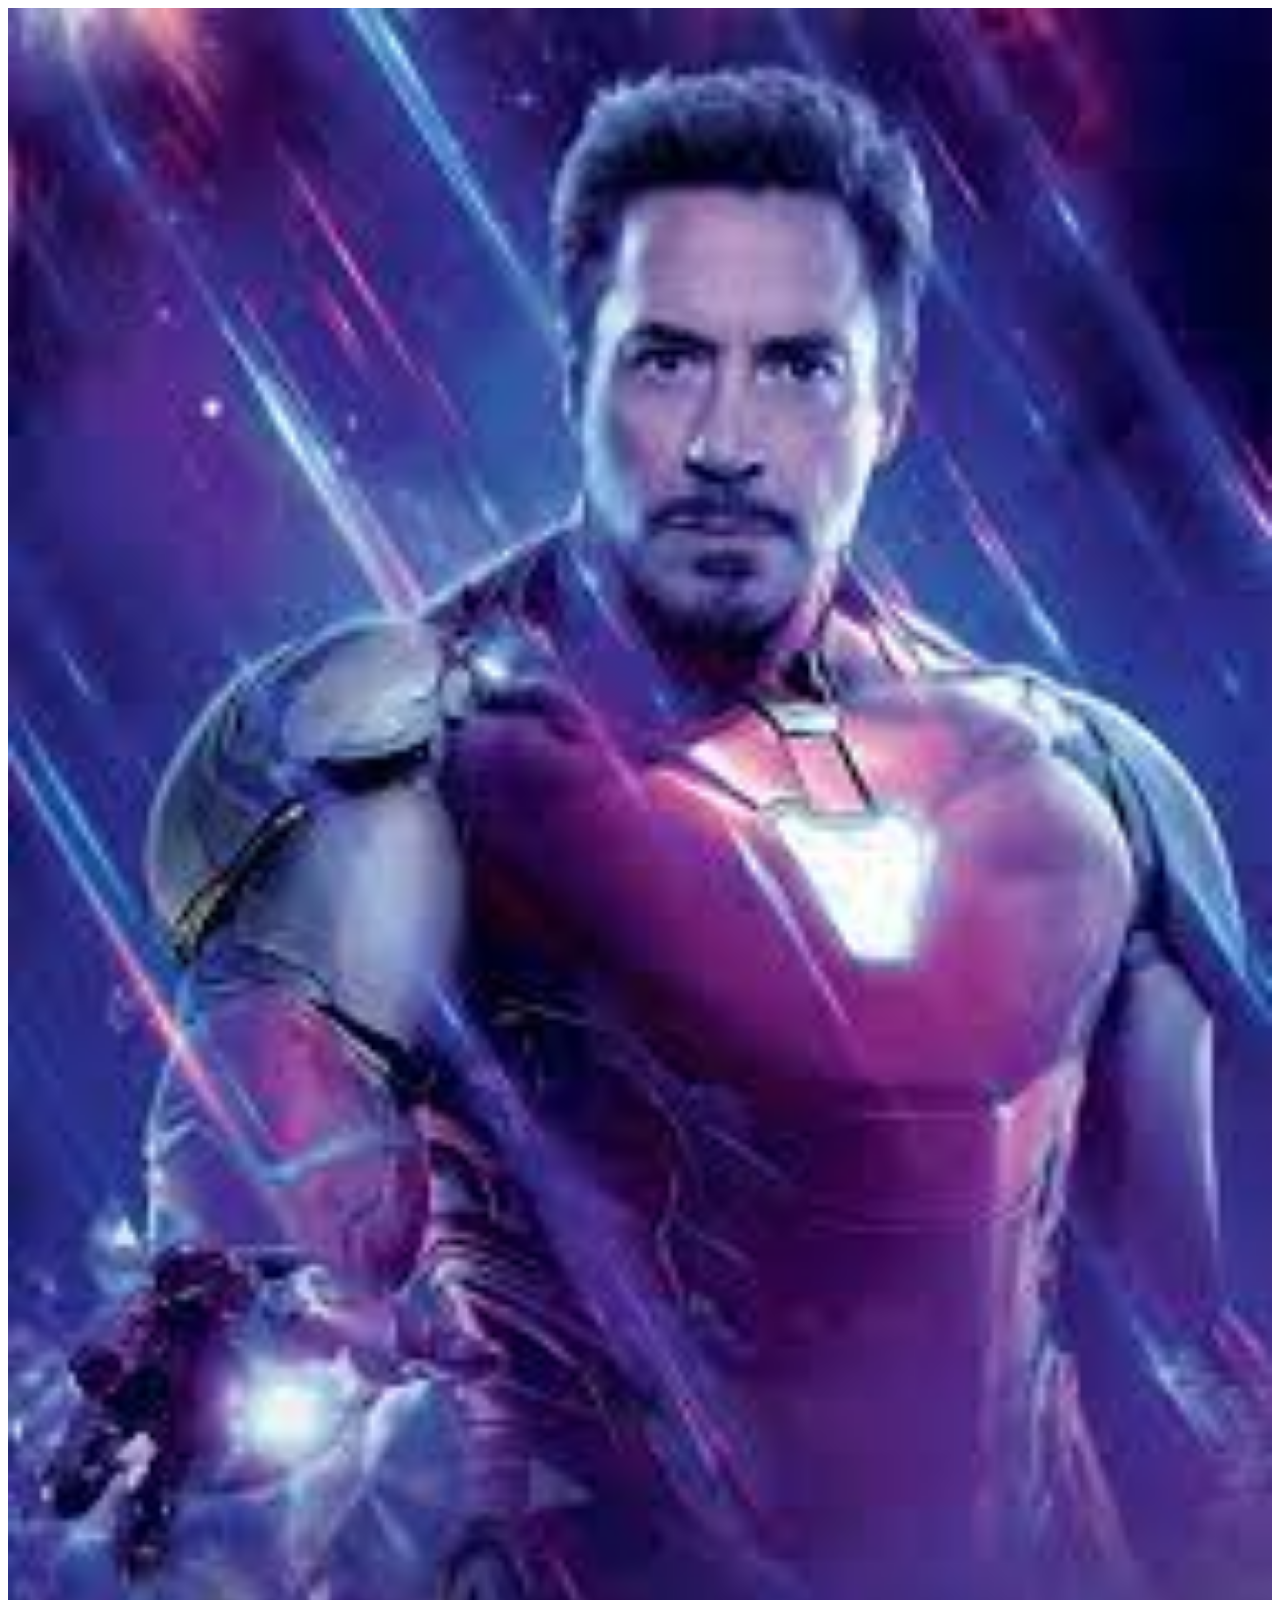
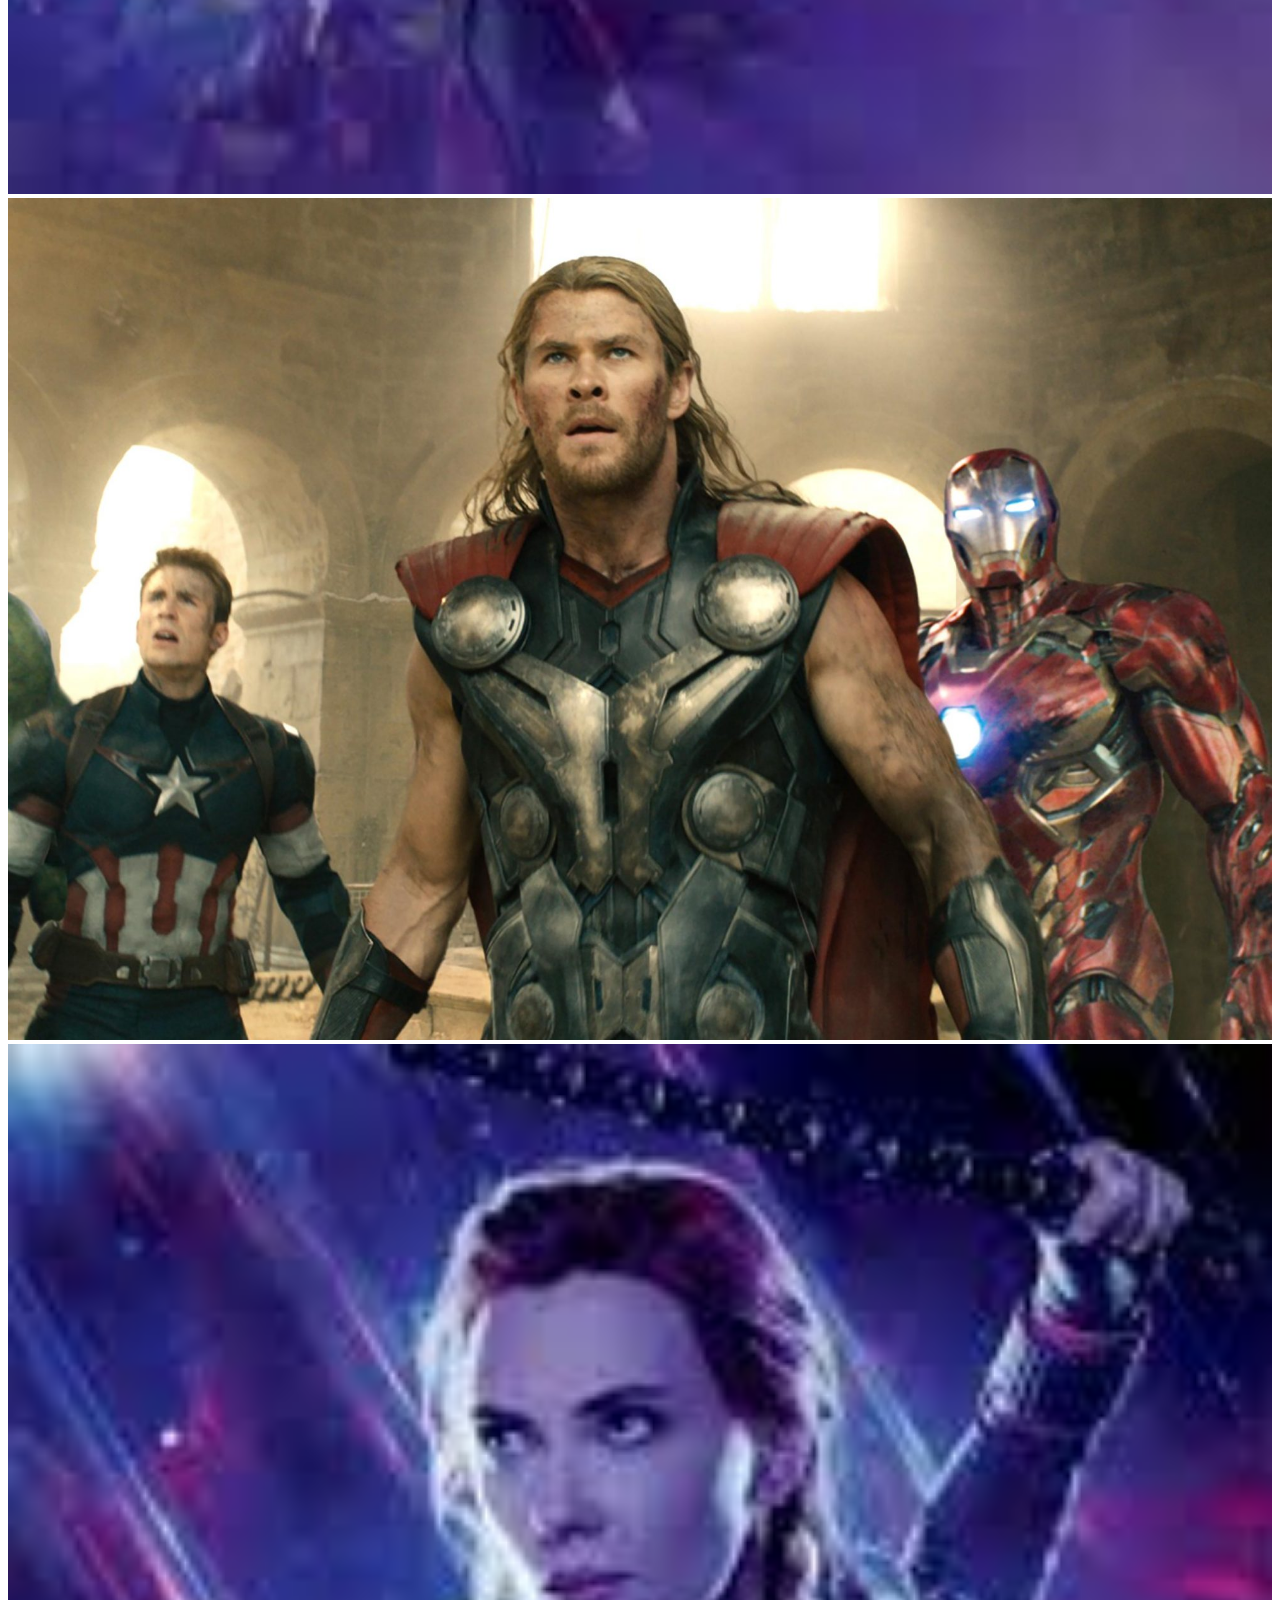
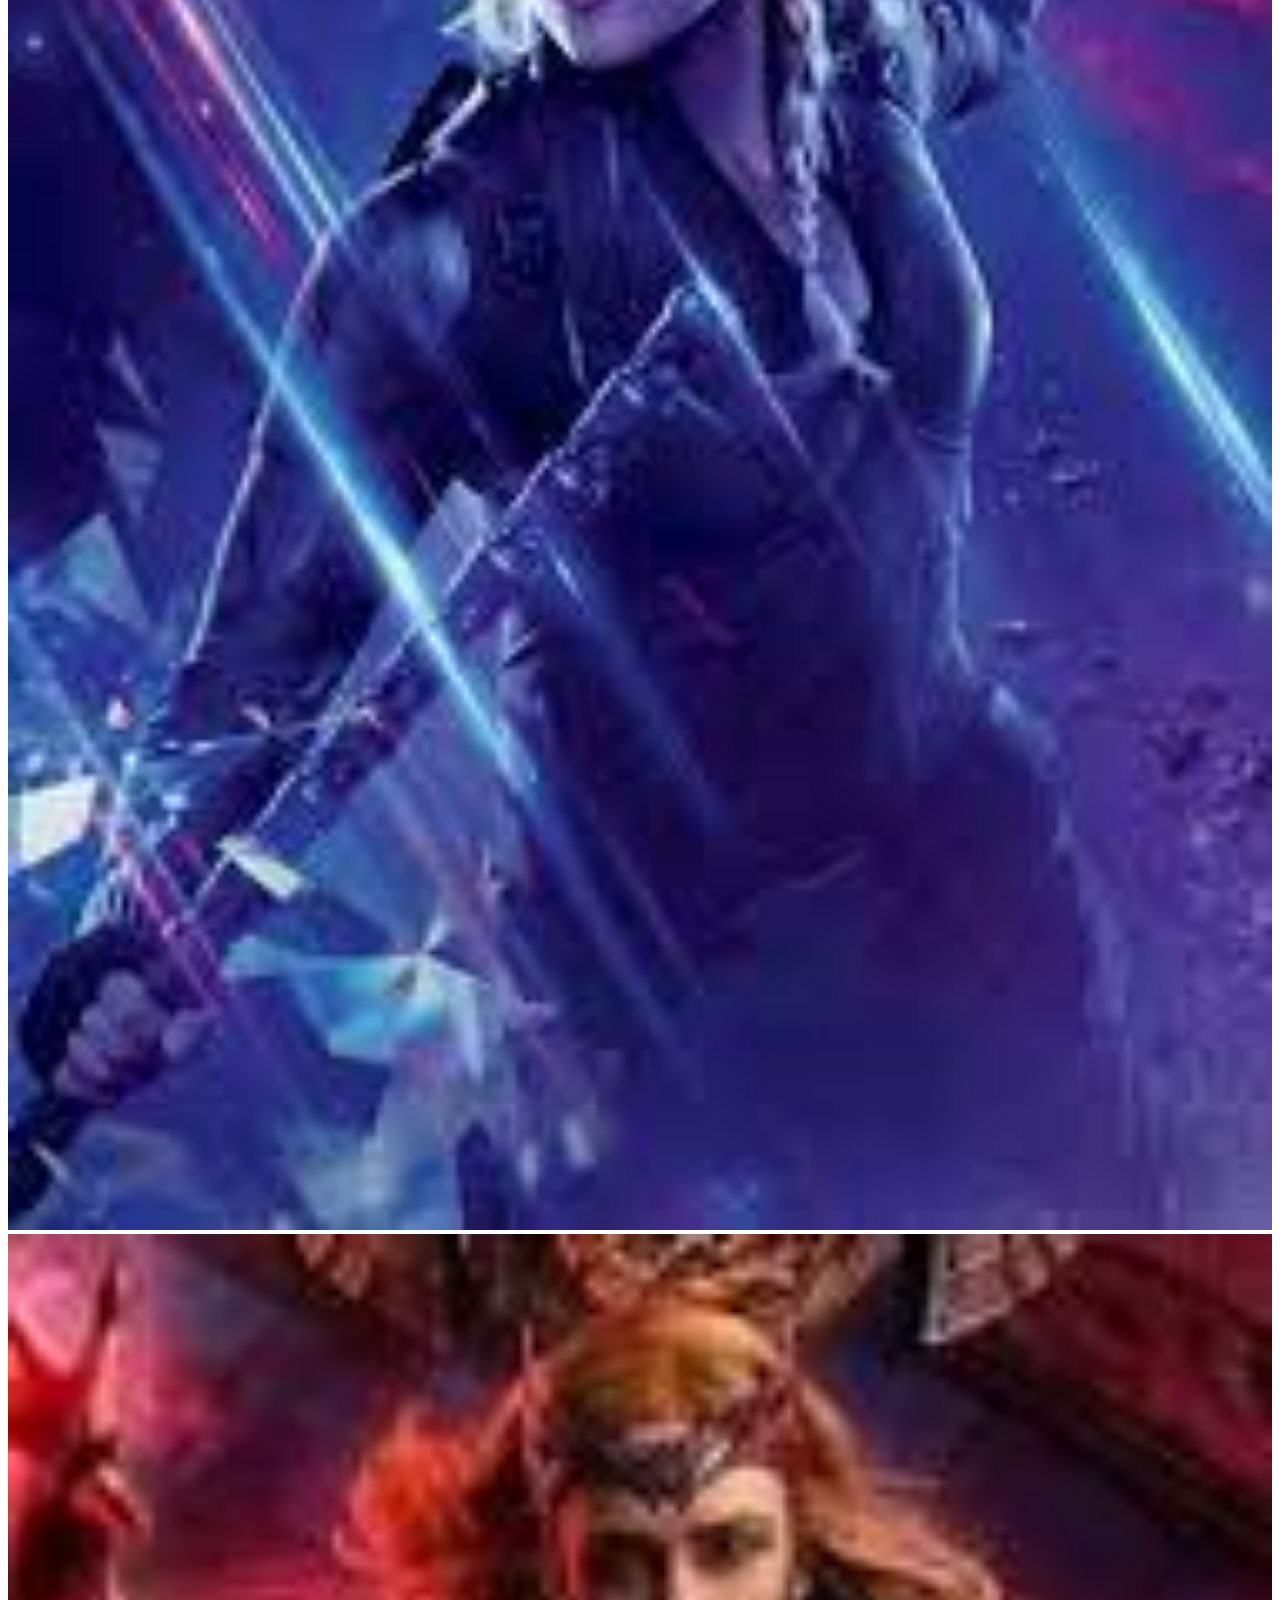
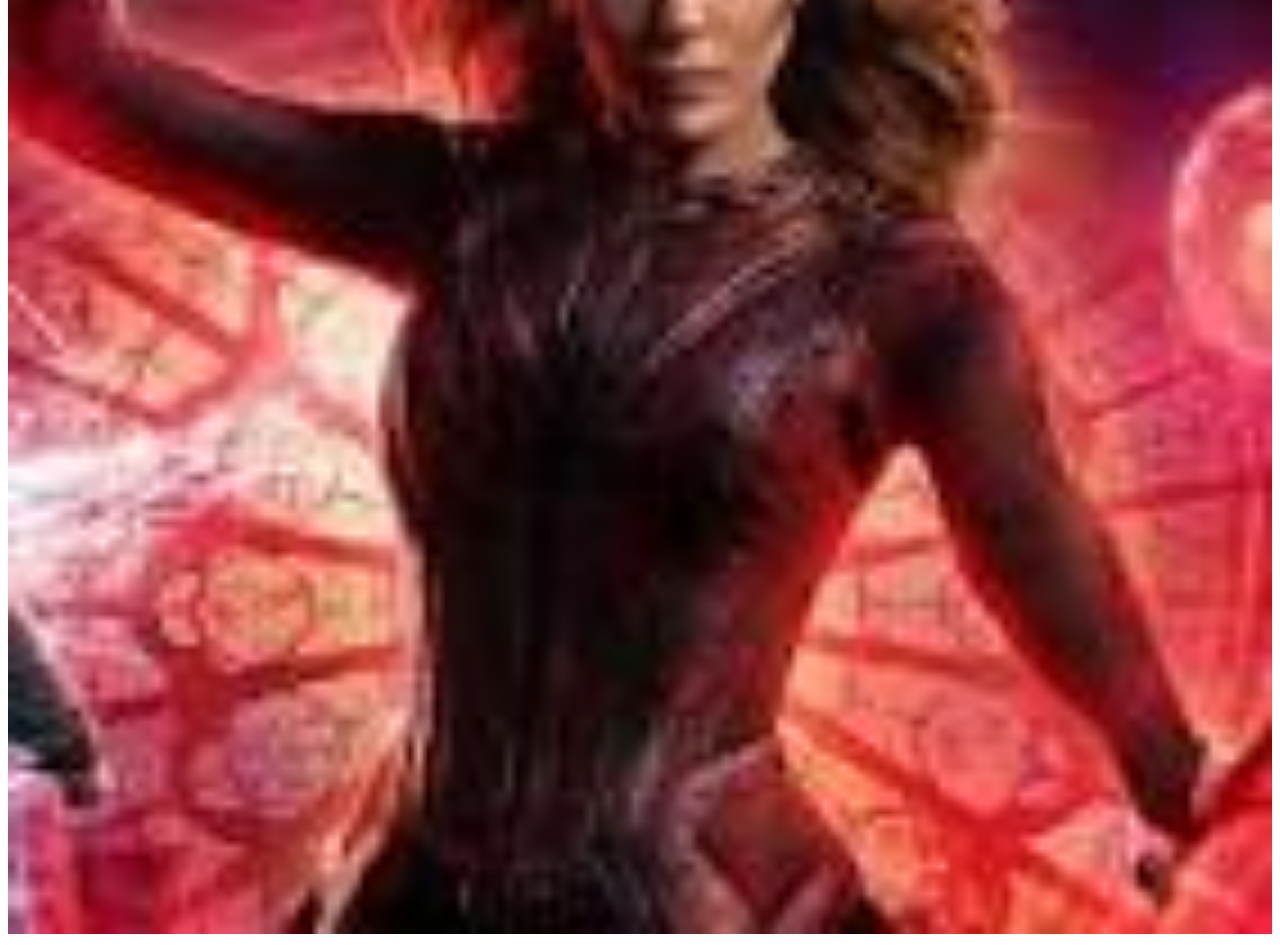
<file: index.html>
<!DOCTYPE html>
<html>
    <head>
        <link rel="stylesheet" href="style.css">
    </head>
    <body>
        <div class="gallery">
            <a href="avenger-1.html"><img src="images/av1.jpg" /></a>
            <a href="avenger-2.html"><img src="images/av2.jpg"/></a>
            <a href="avenger-3.html"><img src="images/av3.jpg"/></a>
            <a href="avenger-5.html"><img src="images/av5.jpg"/></a>
        </div>
    </body>
</html>
</file>
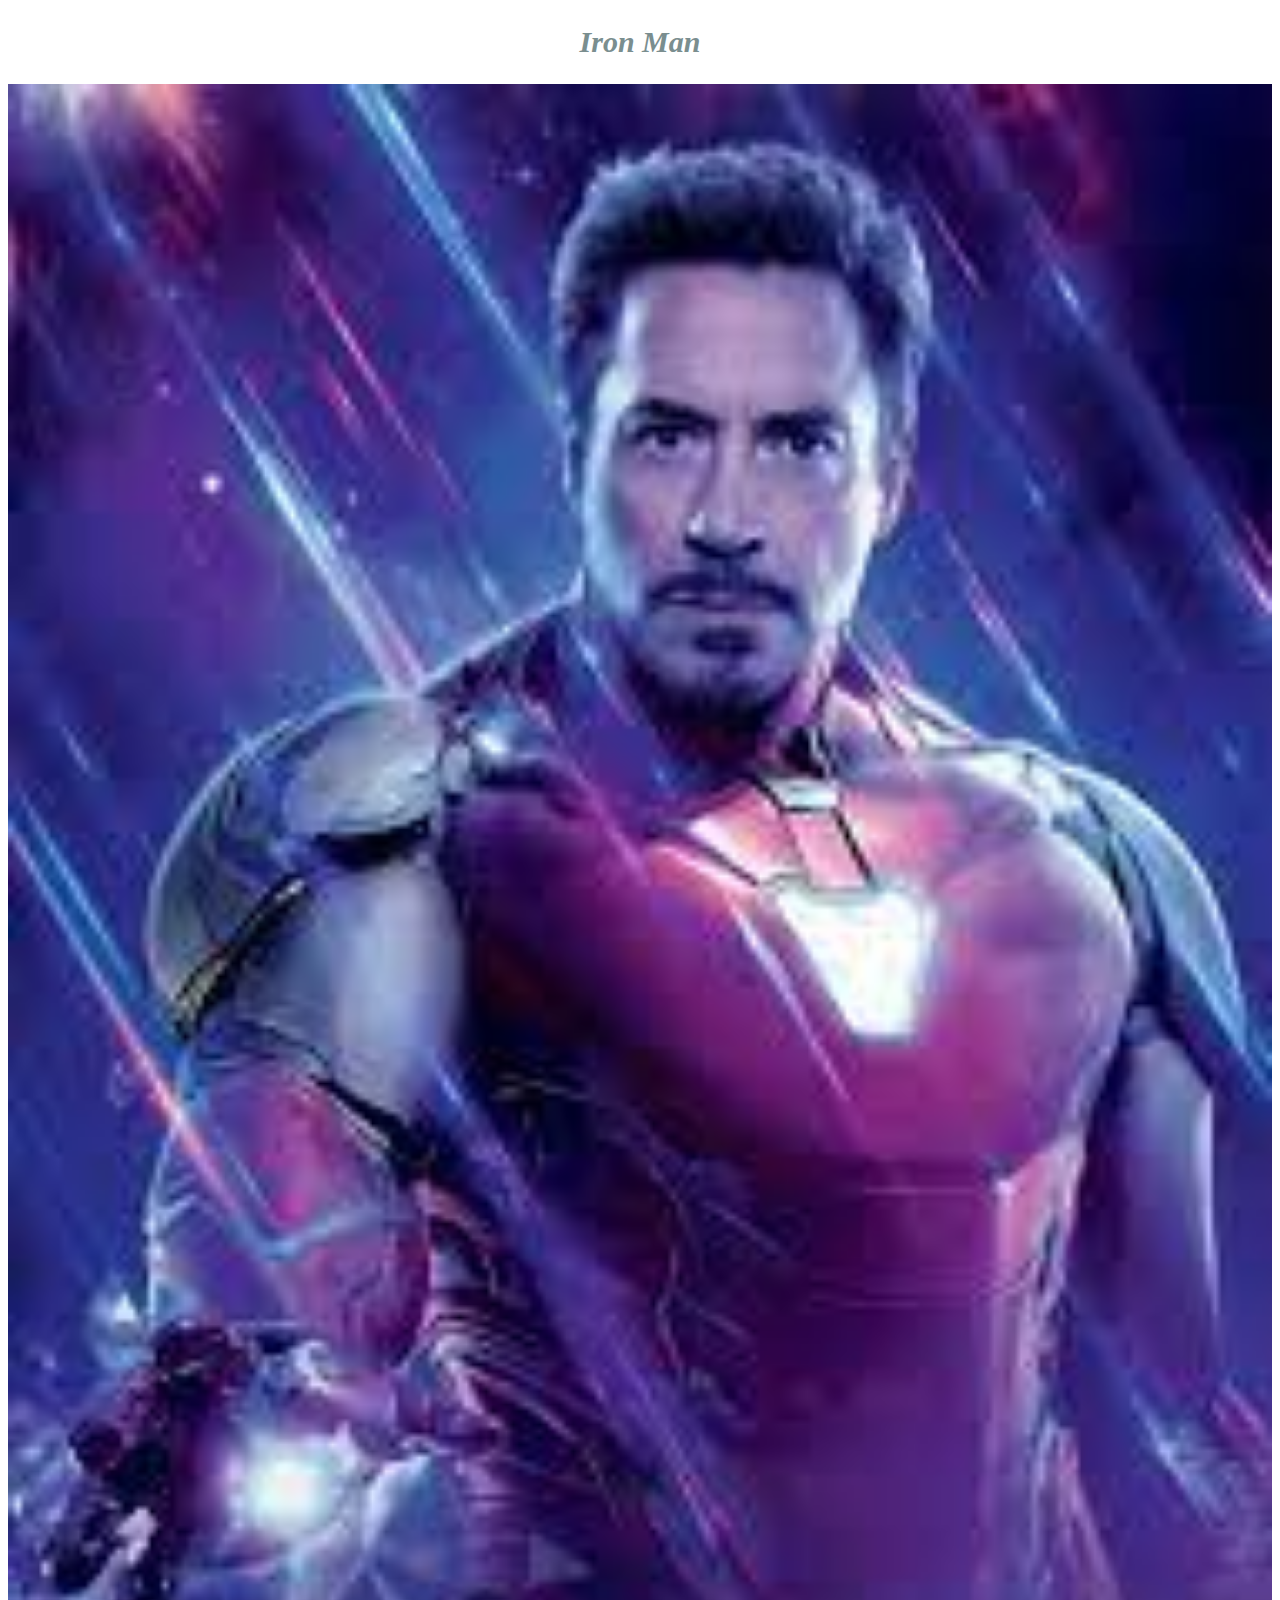
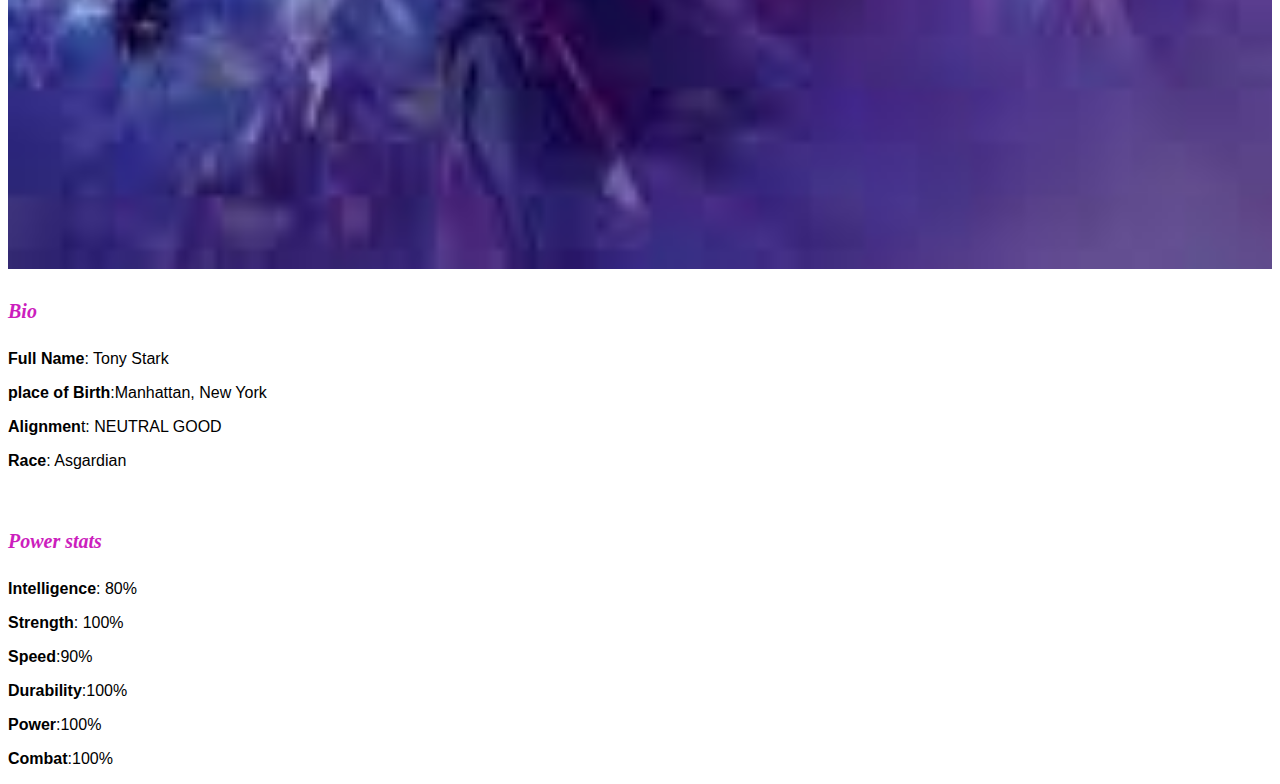
<file: avenger-1.html>
<!DOCTYPE html>
<html>
    <head>
        <link rel="stylesheet" href="style.css">
    </head>
    <body>
        <h2> Iron Man </h2>
        <div class="gallery">
            <img src="images/av1.jpg"/>
        </div>
        <h4>Bio</h4>
        <p><b>Full Name</b>: Tony Stark </p>
        <P><b>place of Birth</b>:Manhattan, New York</P>
        <p> <b>Alignmen</b>t:  NEUTRAL GOOD</p>
        <p><b>Race</b>: Asgardian</p>
        <br />
        <h4>Power stats</h4>
        <p> <b>Intelligence</b>: 80%</p>
        <p><b>Strength</b>: 100%</p>
        <p> <b>Speed</b>:90%</p>
        <p><b>Durability</b>:100%</p>
        <p><b>Power</b>:100%</p>
        <p> <b>Combat</b>:100%</p>
    </div>
    </body>
</html>
</file>
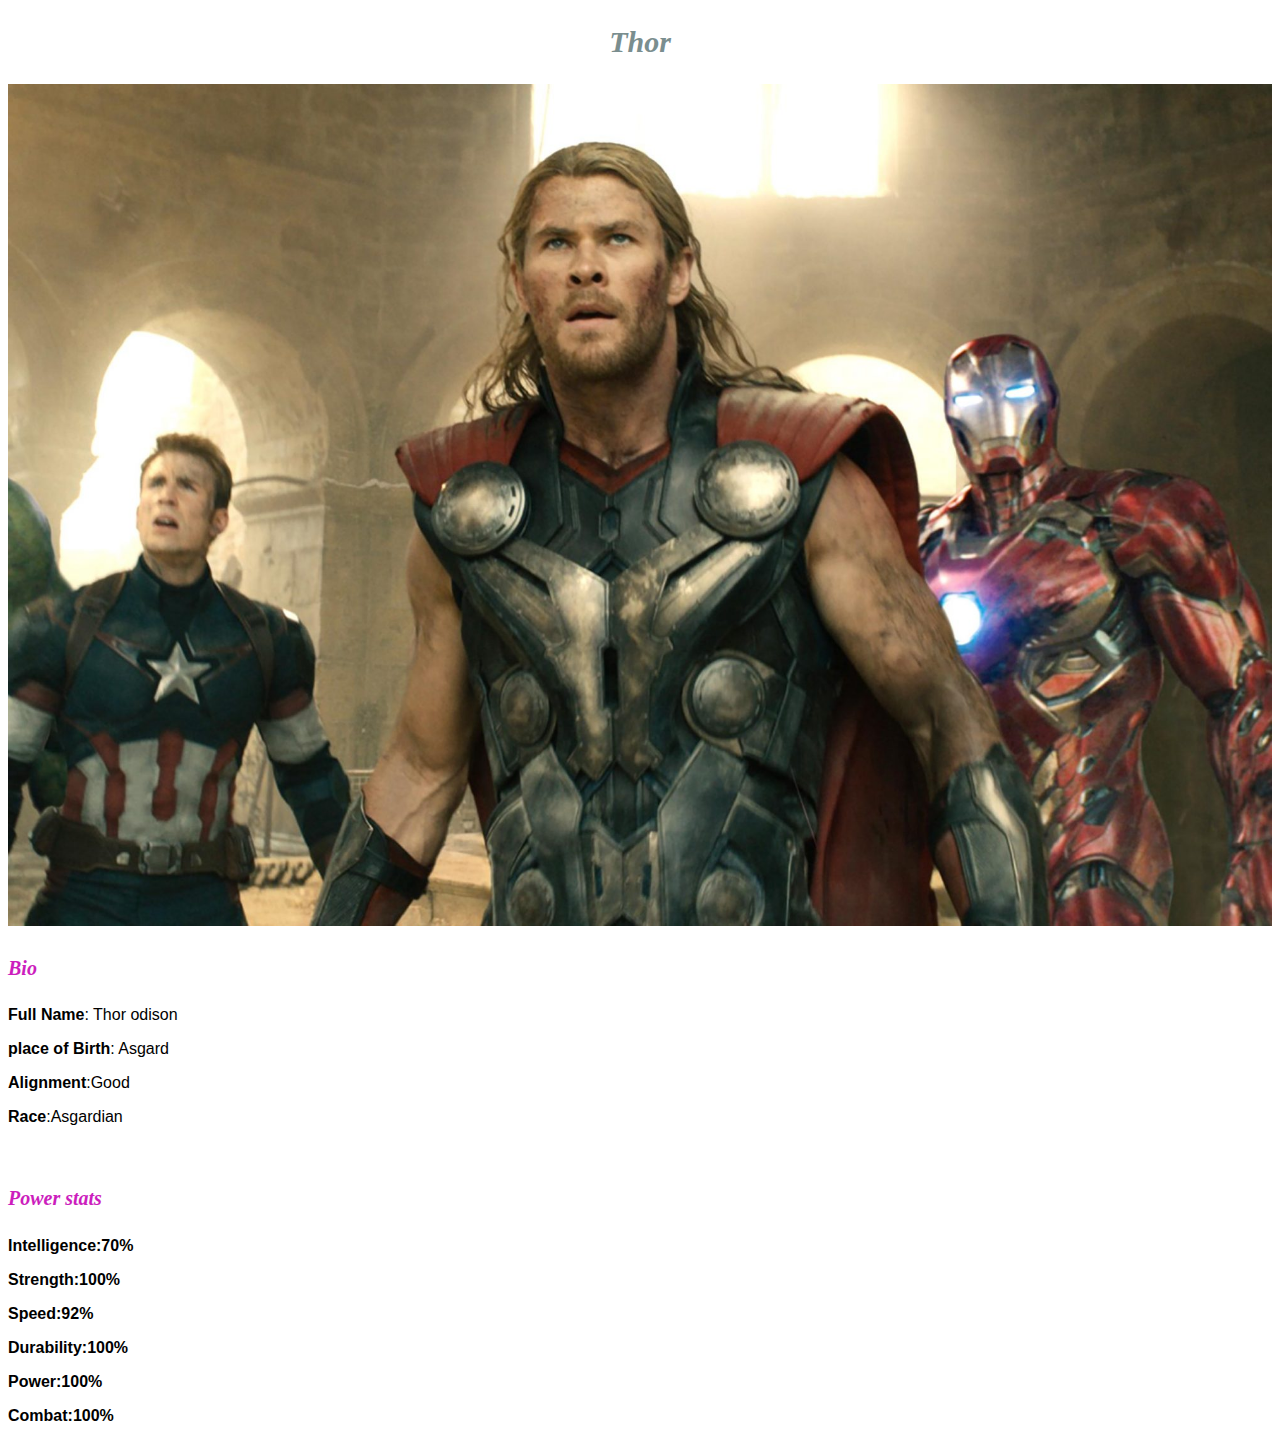
<file: avenger-2.html>
<!DOCTYPE html>
<html>
    <head>
        <link rel="stylesheet" href="style.css">
    </head>
    <body>
        <h2> Thor</h2>
        <div class="gallery">
            <img src="images/av2.jpg"/>
        </div>
        <h4>Bio</h4>
        <p><b>Full Name</b>: Thor odison</p>
        <P><b>place of Birth</b>: Asgard</P>
        <p> <b>Alignment</b>:Good</p>
        <p><b>Race</b>:Asgardian</p>
        <br />
        <h4><b>Power stats</h4>
        <p> <b>Intelligence</b>:70%</p>
        <p><b>Strength</b>:100%</p>
        <p> <b>Speed</b>:92%</p>
        <p><b>Durability</b>:100%</p>
        <p><b>Power</b>:100%</p>
        <p> <b>Combat</b>:100%</p>
           
        </div>
    </body>
</html>
</file>
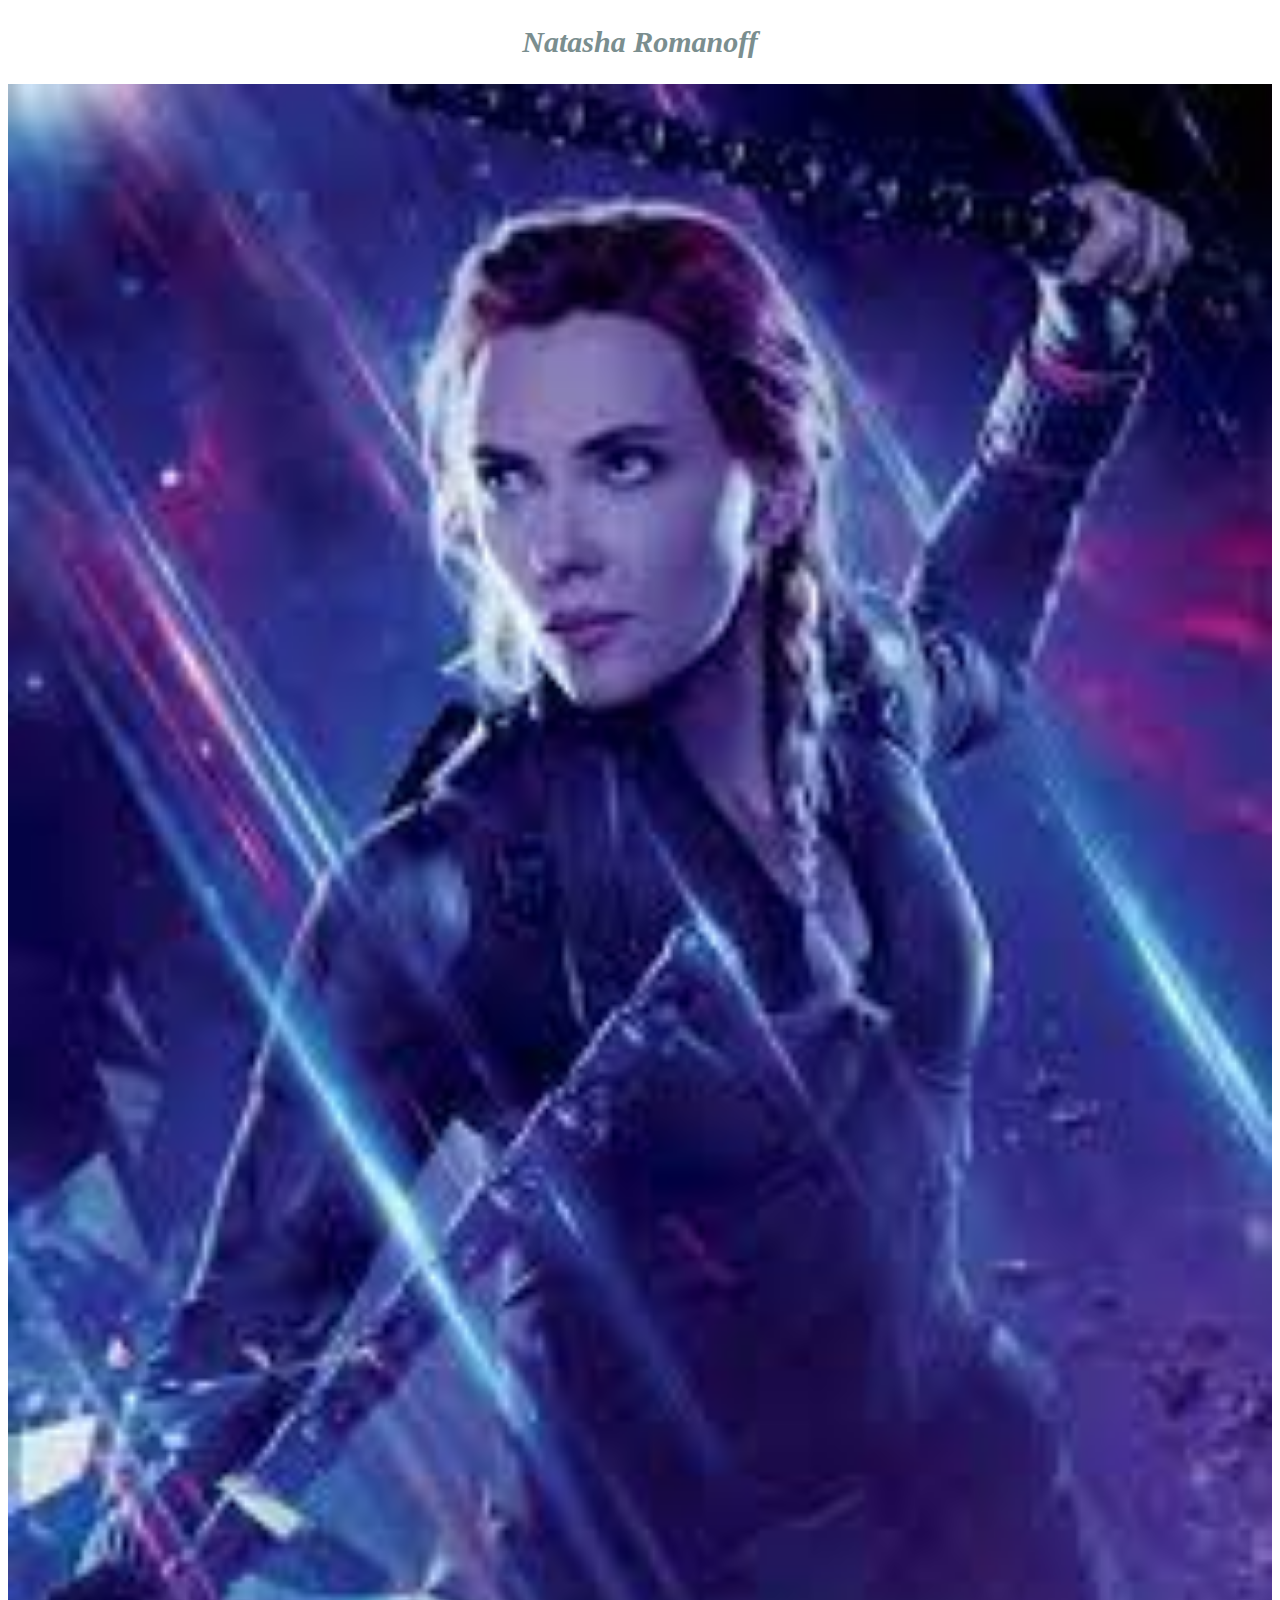
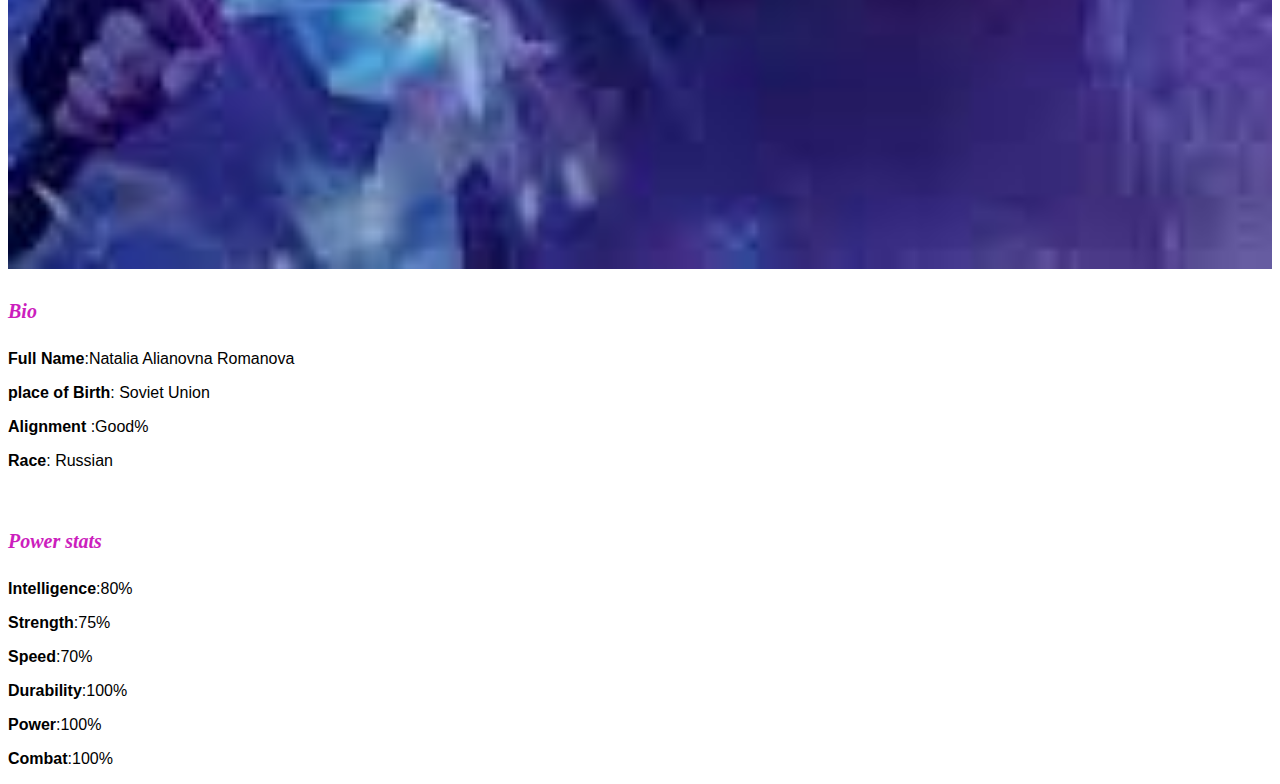
<file: avenger-3.html>
<!DOCTYPE html>
<html>
    <head>
        <link rel="stylesheet" href="style.css">
    </head>
    <body>
        <h2> Natasha Romanoff  </h2>
        <div class="gallery">
            <img src="images/av3.jpg"/>
        </div>
        <h4>Bio</h4>
        <p><b>Full Name</b>:Natalia Alianovna Romanova  </p>
        <P><b>place of Birth</b>: Soviet Union</P>
        <p> <b>Alignment</b> :Good%</p>
        <p><b>Race</b>: Russian </p>
        <br />
        <h4><b>Power stats</b></h4>
        <p> <b>Intelligence</b>:80%</p>
        <p><b>Strength</b>:75%</p>
        <p> <b>Speed</b>:70%</p>
        <p><b>Durability</b>:100%</p>
        <p><b>Power</b>:100%</p>
        <p> <b>Combat</b>:100%</p>
    </div>
    </body>
</html>
</file>
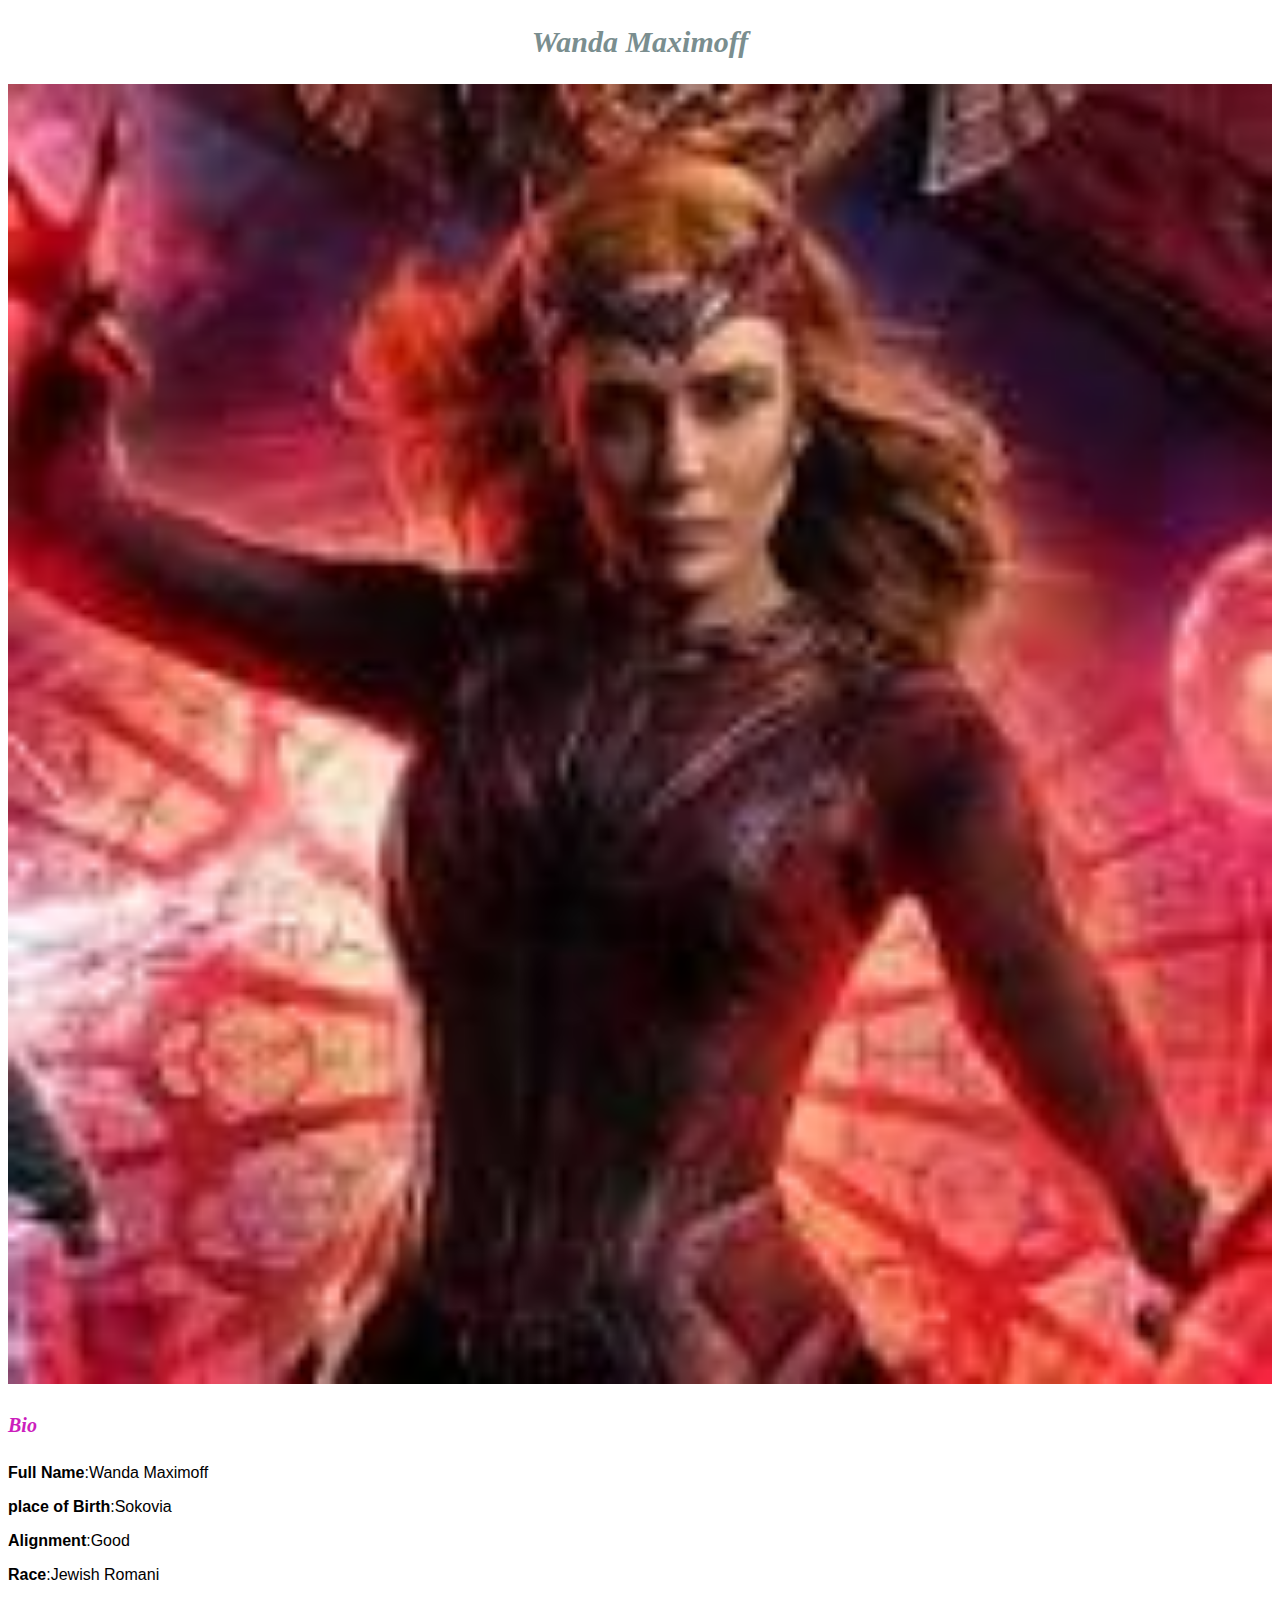
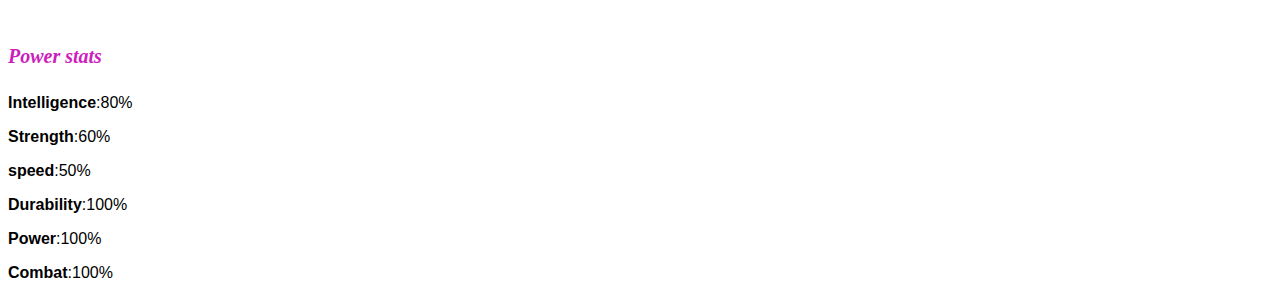
<file: avenger-5.html>
<!DOCTYPE html>
<html>
    <head>
        <link rel="stylesheet" href="style.css">
    </head>
    <body>
        <h2> Wanda Maximoff</h2>
        <div class="gallery">
            <img src="images/av5.jpg"/>
        <h4>Bio</h4>
        <p><b>Full Name</b>:Wanda Maximoff </p>
        <P><b>place of Birth</b>:Sokovia</P>
        <p> <b>Alignment</b>:Good</p>
        <p><b>Race</b>:Jewish Romani </p>
        <br />
        <h4>Power stats</h4>
        <p> <b>Intelligence</b>:80%</p>
        <p><b>Strength</b>:60%</p>
        <p> <b>speed</b>:50%</p>
        <p><b>Durability</b>:100%</p>
        <p><b>Power</b>:100%</p>
        <p> <b>Combat</b>:100%</p>
    </div>
    </body>
</html>
</file>
<file: style.css>
.gallery img{
    width: 100%;
}

h2{
    font-family: impact, fantasy;
    text-align: center;
    font-size: 30px;
    color: rgb(122, 142, 143);
    font-style: italic;
}

h4{
    font-family: impact, fantasy;
    font-size: 20px;
    font-style: italic;
    color: rgb(204, 30, 189);
}

p{
    font-family: Arial, Helvetica, sans-serif;
}
</file>
